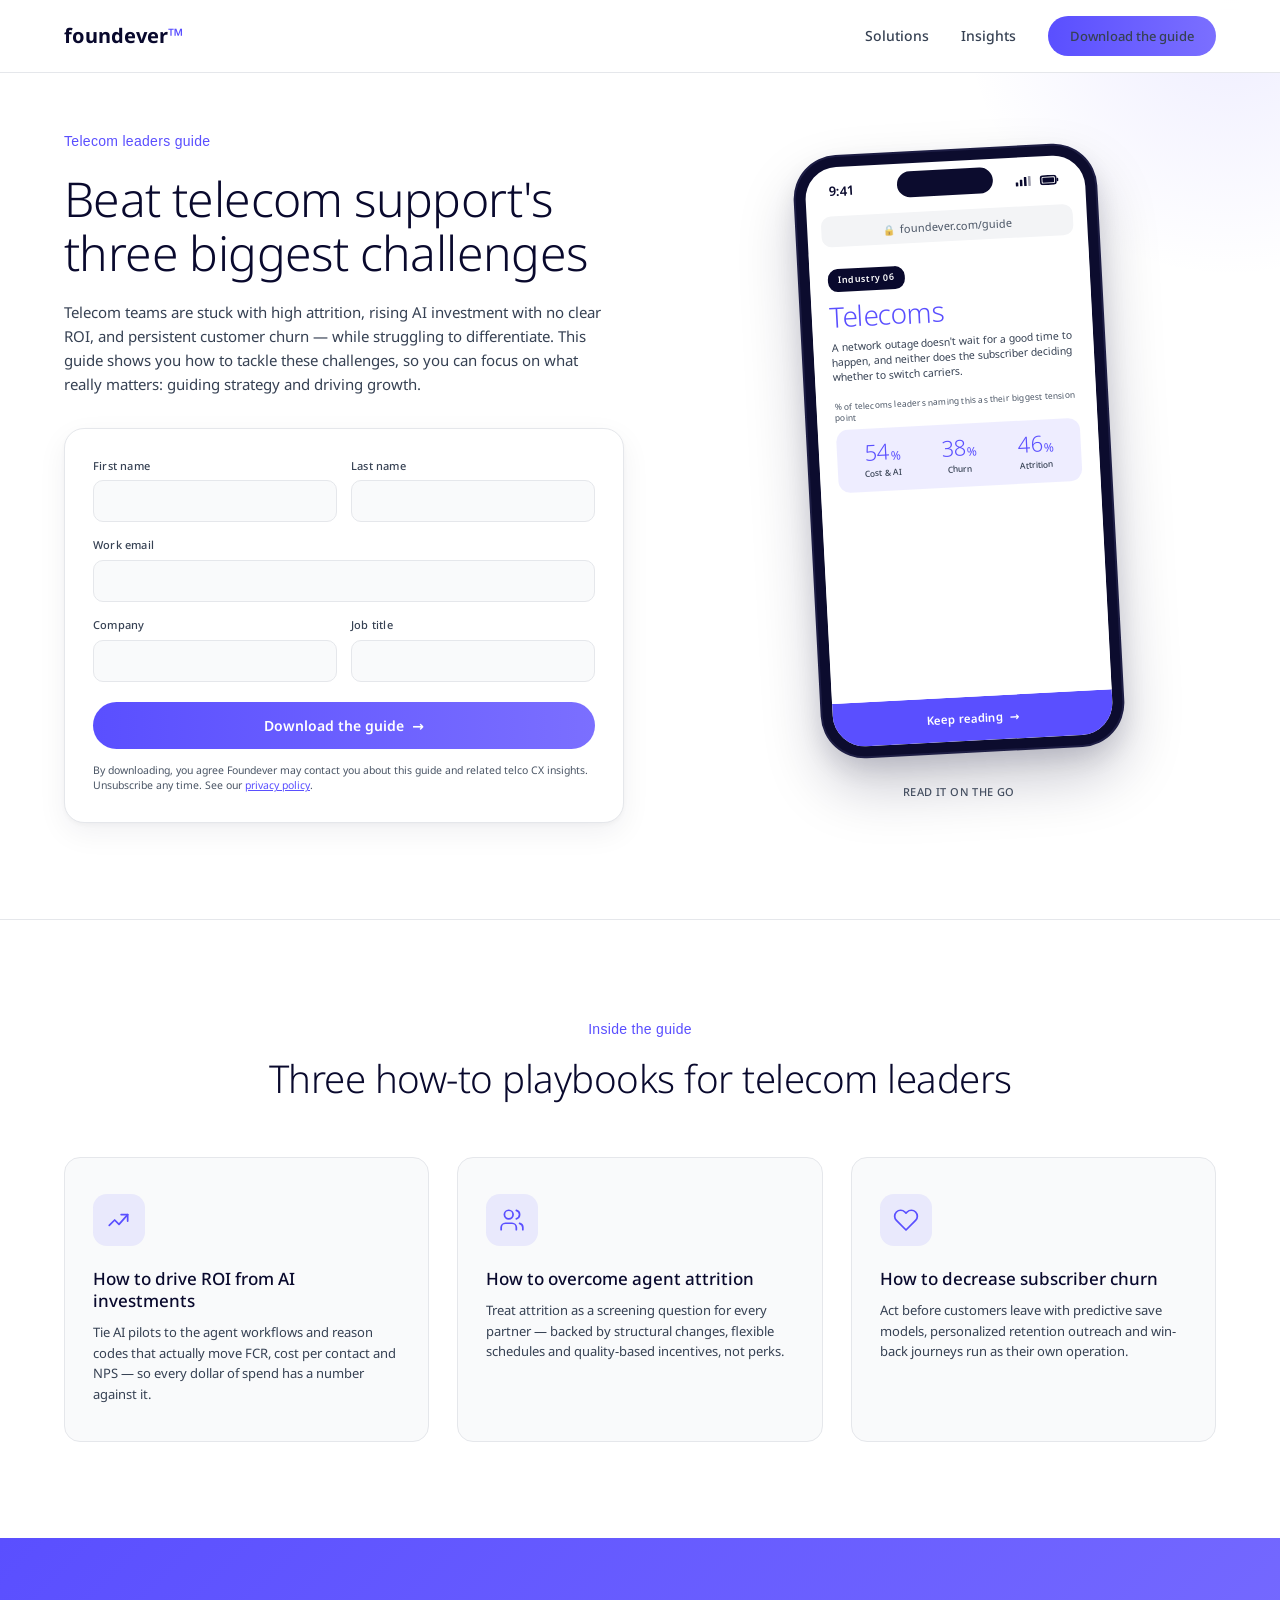
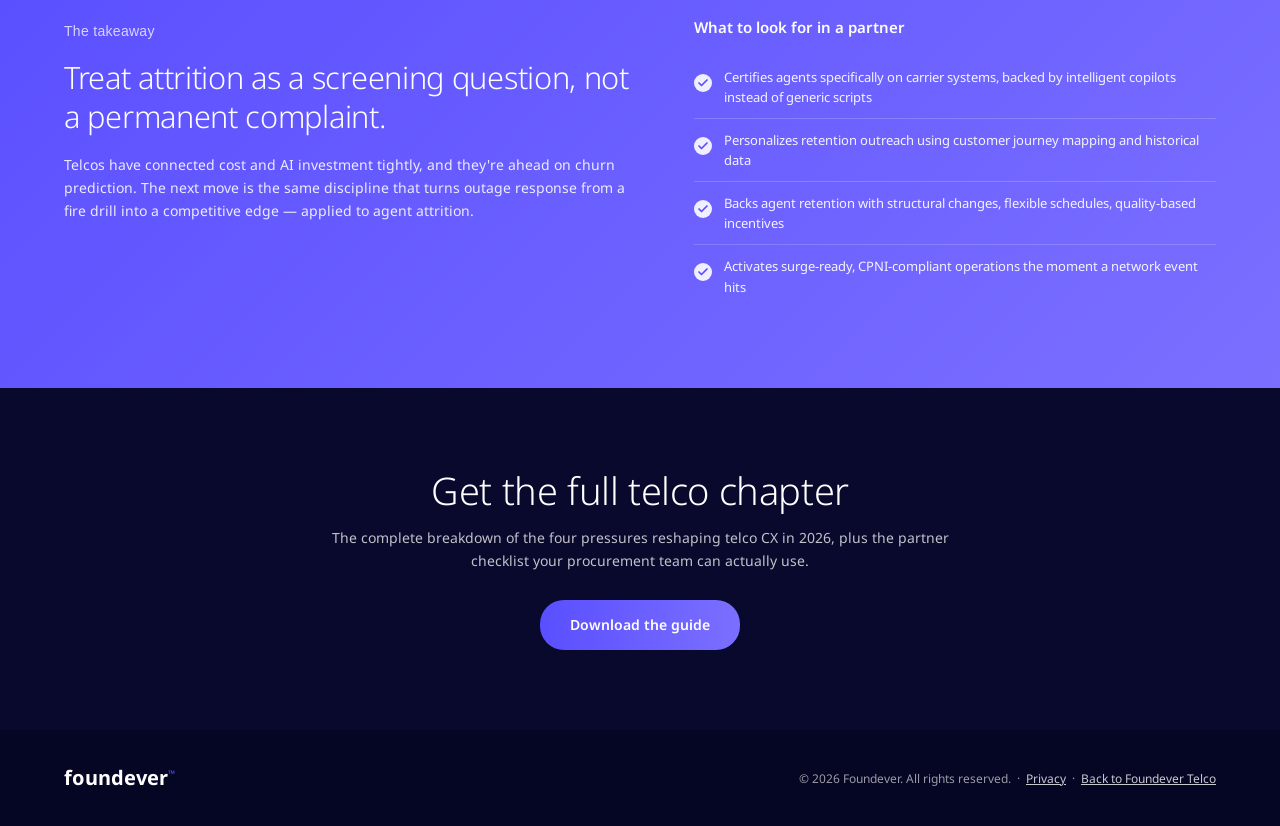
<file: guide/index.html>
<!DOCTYPE html>
<html lang="en">
<head>
  <meta charset="UTF-8">
  <meta name="viewport" content="width=device-width, initial-scale=1.0">
  <title>The CX Complexity Guide: Telecoms | Foundever</title>
  <meta name="description" content="Download the telecoms chapter of the Foundever CX Complexity Guide — the cost, AI, churn and attrition pressures hiding in plain sight, and what to look for in a CX partner.">

  <link rel="preconnect" href="https://fonts.googleapis.com">
  <link rel="preconnect" href="https://fonts.gstatic.com" crossorigin>
  <link href="https://fonts.googleapis.com/css2?family=Noto+Sans:wght@300;400;500;600;700;800;900&display=swap" rel="stylesheet">
  <link rel="stylesheet" href="../styles.css?v=22">
  <link rel="stylesheet" href="guide.css?v=4">
</head>
<body class="guide-page">

  <!-- Header -->
  <header class="site-header">
    <div class="container">
      <div class="logo"><a href="../">foundever<span>&trade;</span></a></div>
      <nav class="nav-links">
        <a href="../#solutions">Solutions</a>
        <a href="../#insights">Insights</a>
        <a href="#form" class="btn btn-primary" style="padding:10px 22px; font-size:13px;">Download the guide</a>
      </nav>
    </div>
  </header>

  <!-- Hero: split (text + form left, cover right) -->
  <section class="guide-hero">
    <div class="container">
      <div class="guide-hero-grid">

        <div class="guide-hero-text">
          <span class="eyebrow">Telecom leaders guide</span>
          <h1>Beat telecom support's three biggest challenges</h1>
          <p class="guide-hero-lede">Telecom teams are stuck with high attrition, rising AI investment with no clear ROI, and persistent customer churn &mdash; while struggling to differentiate. This guide shows you how to tackle these challenges, so you can focus on what really matters: guiding strategy and driving growth.</p>

          <form id="form" class="guide-form" onsubmit="return window.handleGuideSubmit(event);">
            <div class="guide-form-row">
              <label>
                <span>First name</span>
                <input type="text" name="first_name" required autocomplete="given-name">
              </label>
              <label>
                <span>Last name</span>
                <input type="text" name="last_name" required autocomplete="family-name">
              </label>
            </div>
            <label>
              <span>Work email</span>
              <input type="email" name="email" required autocomplete="email">
            </label>
            <div class="guide-form-row">
              <label>
                <span>Company</span>
                <input type="text" name="company" required autocomplete="organization">
              </label>
              <label>
                <span>Job title</span>
                <input type="text" name="title" autocomplete="organization-title">
              </label>
            </div>
            <button type="submit" class="btn btn-primary guide-submit">
              Download the guide
              <span class="guide-submit-arrow">&rarr;</span>
            </button>
            <p class="guide-consent">By downloading, you agree Foundever may contact you about this guide and related telco CX insights. Unsubscribe any time. See our <a href="https://foundever.com/privacy-policy/" target="_blank" rel="noopener">privacy policy</a>.</p>
          </form>

        </div>

        <aside class="guide-preview" aria-hidden="true">
          <div class="guide-phone">
            <div class="guide-phone-notch"></div>
            <div class="guide-phone-screen">
              <div class="guide-phone-statusbar">
                <span class="guide-phone-time">9:41</span>
                <span class="guide-phone-icons">
                  <svg viewBox="0 0 20 12" width="18" height="10" fill="currentColor"><rect x="0" y="7" width="3" height="5" rx="0.5"/><rect x="5" y="4" width="3" height="8" rx="0.5"/><rect x="10" y="1" width="3" height="11" rx="0.5"/><rect x="15" y="0" width="3" height="12" rx="0.5" fill-opacity="0.4"/></svg>
                  <svg viewBox="0 0 24 12" width="22" height="10" fill="none" stroke="currentColor" stroke-width="2"><rect x="1" y="1" width="18" height="10" rx="2.5"/><rect x="3" y="3" width="14" height="6" rx="1" fill="currentColor" stroke="none"/><rect x="20" y="4" width="2" height="4" rx="1" fill="currentColor" stroke="none"/></svg>
                </span>
              </div>
              <div class="guide-phone-urlbar">
                <span class="guide-phone-lock">&#128274;</span>
                foundever.com/guide
              </div>
              <div class="guide-phone-page">
                <div class="guide-phone-tag">Industry 06</div>
                <div class="guide-phone-title">Telecoms</div>
                <p class="guide-phone-dek">A network outage doesn't wait for a good time to happen, and neither does the subscriber deciding whether to switch carriers.</p>
                <div class="guide-phone-stats-head">% of telecoms leaders naming this as their biggest tension point</div>
                <div class="guide-phone-stats">
                  <div class="guide-phone-stat">
                    <div class="guide-phone-stat-num">54<span>%</span></div>
                    <div class="guide-phone-stat-lbl">Cost &amp; AI</div>
                  </div>
                  <div class="guide-phone-stat">
                    <div class="guide-phone-stat-num">38<span>%</span></div>
                    <div class="guide-phone-stat-lbl">Churn</div>
                  </div>
                  <div class="guide-phone-stat">
                    <div class="guide-phone-stat-num">46<span>%</span></div>
                    <div class="guide-phone-stat-lbl">Attrition</div>
                  </div>
                </div>
                <div class="guide-phone-fade"></div>
              </div>
              <div class="guide-phone-cta">Keep reading <span>&rarr;</span></div>
            </div>
          </div>
          <div class="guide-preview-caption">Read it on the go</div>
        </aside>

      </div>
    </div>
  </section>

  <!-- Inside the guide -->
  <section class="guide-inside">
    <div class="container">
      <div class="guide-inside-head">
        <span class="eyebrow">Inside the guide</span>
        <h2>Three how-to playbooks for telecom leaders</h2>
      </div>
      <div class="guide-inside-grid">

        <article class="guide-pillar">
          <div class="guide-pillar-icon" aria-hidden="true">
            <svg viewBox="0 0 24 24" fill="none" stroke="currentColor" stroke-width="1.6" stroke-linecap="round" stroke-linejoin="round">
              <path d="M3 17l5-5 4 4 8-9"/>
              <polyline points="14 7 20 7 20 13"/>
            </svg>
          </div>
          <h3>How to drive ROI from AI investments</h3>
          <p>Tie AI pilots to the agent workflows and reason codes that actually move FCR, cost per contact and NPS &mdash; so every dollar of spend has a number against it.</p>
        </article>

        <article class="guide-pillar">
          <div class="guide-pillar-icon" aria-hidden="true">
            <svg viewBox="0 0 24 24" fill="none" stroke="currentColor" stroke-width="1.6" stroke-linecap="round" stroke-linejoin="round">
              <path d="M16 21v-2a4 4 0 0 0-4-4H6a4 4 0 0 0-4 4v2"/>
              <circle cx="9" cy="7" r="4"/>
              <path d="M22 21v-2a4 4 0 0 0-3-3.87"/>
              <path d="M16 3.13a4 4 0 0 1 0 7.75"/>
            </svg>
          </div>
          <h3>How to overcome agent attrition</h3>
          <p>Treat attrition as a screening question for every partner &mdash; backed by structural changes, flexible schedules and quality-based incentives, not perks.</p>
        </article>

        <article class="guide-pillar">
          <div class="guide-pillar-icon" aria-hidden="true">
            <svg viewBox="0 0 24 24" fill="none" stroke="currentColor" stroke-width="1.6" stroke-linecap="round" stroke-linejoin="round">
              <path d="M20.84 4.61a5.5 5.5 0 0 0-7.78 0L12 5.67l-1.06-1.06a5.5 5.5 0 1 0-7.78 7.78L12 21.23l8.84-8.84a5.5 5.5 0 0 0 0-7.78z"/>
            </svg>
          </div>
          <h3>How to decrease subscriber churn</h3>
          <p>Act before customers leave with predictive save models, personalized retention outreach and win-back journeys run as their own operation.</p>
        </article>

      </div>
    </div>
  </section>

  <!-- Takeaway -->
  <section class="guide-takeaway">
    <div class="container">
      <div class="guide-takeaway-grid">

        <div class="guide-takeaway-left">
          <span class="eyebrow">The takeaway</span>
          <h2>Treat attrition as a screening question, not a permanent complaint.</h2>
          <p>Telcos have connected cost and AI investment tightly, and they're ahead on churn prediction. The next move is the same discipline that turns outage response from a fire drill into a competitive edge &mdash; applied to agent attrition.</p>
        </div>

        <div class="guide-takeaway-right">
          <h3>What to look for in a partner</h3>
          <ul class="guide-check-list">
            <li>Certifies agents specifically on carrier systems, backed by intelligent copilots instead of generic scripts</li>
            <li>Personalizes retention outreach using customer journey mapping and historical data</li>
            <li>Backs agent retention with structural changes, flexible schedules, quality-based incentives</li>
            <li>Activates surge-ready, CPNI-compliant operations the moment a network event hits</li>
          </ul>
        </div>

      </div>
    </div>
  </section>

  <!-- Final CTA -->
  <section class="guide-final-cta">
    <div class="container">
      <div class="guide-final-cta-inner">
        <h2>Get the full telco chapter</h2>
        <p>The complete breakdown of the four pressures reshaping telco CX in 2026, plus the partner checklist your procurement team can actually use.</p>
        <a href="#form" class="btn btn-primary guide-final-btn">Download the guide</a>
      </div>
    </div>
  </section>

  <footer class="guide-footer">
    <div class="container">
      <div class="logo">foundever<span>&trade;</span></div>
      <p>&copy; 2026 Foundever. All rights reserved. &nbsp;&middot;&nbsp; <a href="https://foundever.com/privacy-policy/" target="_blank" rel="noopener">Privacy</a> &nbsp;&middot;&nbsp; <a href="../">Back to Foundever Telco</a></p>
    </div>
  </footer>

  <script>
    // Placeholder submit handler. Replace with real capture (HubSpot, Formspree, etc.)
    // when the lead-capture endpoint is ready.
    window.handleGuideSubmit = function(e){
      e.preventDefault();
      var form = e.target;
      var btn = form.querySelector('.guide-submit');
      btn.disabled = true;
      btn.textContent = 'Preparing your download...';
      setTimeout(function(){
        // Trigger PDF download. Swap the path below for the real asset once it's uploaded.
        var a = document.createElement('a');
        a.href = '../assets/foundever-telco-cx-complexity-guide.pdf';
        a.download = 'Foundever-Telco-CX-Complexity-Guide.pdf';
        document.body.appendChild(a);
        a.click();
        a.remove();
        btn.textContent = 'Downloaded ✓';
        setTimeout(function(){
          btn.disabled = false;
          btn.innerHTML = 'Download the guide <span class="guide-submit-arrow">&rarr;</span>';
        }, 2500);
      }, 400);
      return false;
    };

    // Smooth scroll for in-page anchors
    document.querySelectorAll('a[href^="#"]').forEach(function(link){
      link.addEventListener('click', function(e){
        var t = document.querySelector(link.getAttribute('href'));
        if (t) { e.preventDefault(); t.scrollIntoView({behavior:'smooth', block:'start'}); }
      });
    });
  </script>

</body>
</html>
</file>
<file: styles.css>
/* ===== TOKENS ===== */
:root {
  --dark-navy: #09092D;
  --dark-navy-mid: #1A1E3F;
  --purple: #5A4FFF;
  --purple-light: #7B6FFF;
  --purple-bg: rgba(90, 79, 255, 0.1);
  --gray-bg: #F3F4F6;
  --gray-bg-alt: #F9FAFB;
  --gray-medium: #E5E7EB;
  --gray-text: #364153;
  --gray-icon: #4A5565;
  --white: #FFFFFF;
  --radius-card: 16px;
  --radius-btn: 24px;
  --radius-tag: 20px;
  --shadow-card: 0 4px 6px rgba(0,0,0,0.07), 0 10px 15px rgba(0,0,0,0.05);
  --max-width: 996px;
  --font: 'Foundever Sans', 'Noto Sans', 'Calibri', system-ui, -apple-system, sans-serif;
}

/* ===== RESET & BASE ===== */
*, *::before, *::after { box-sizing: border-box; margin: 0; padding: 0; }

html { scroll-behavior: smooth; }

body {
  font-family: var(--font);
  font-size: 16px;
  line-height: 1.6;
  color: var(--gray-text);
  background: var(--white);
  -webkit-font-smoothing: antialiased;
}

img { max-width: 100%; display: block; }
a { color: inherit; text-decoration: none; }
ul { list-style: none; }

.container {
  max-width: var(--max-width);
  margin: 0 auto;
  padding: 0 24px;
}

/* ===== TYPOGRAPHY ===== */
.eyebrow {
  display: inline-block;
  font-family: 'Avenir', 'Avenir Next', 'Nunito', sans-serif;
  font-size: 14px;
  font-weight: 400;
  letter-spacing: 0.3px;
  color: var(--purple);
  margin-bottom: 16px;
  border: none !important;
  background: none !important;
  padding: 0 !important;
  border-radius: 0 !important;
}

h1 { font-size: 44px; font-weight: 800; line-height: 1.1; letter-spacing: -0.5px; }
h2 { font-size: 34px; font-weight: 700; line-height: 1.2; letter-spacing: -0.3px; }
h3 { font-size: 22px; font-weight: 700; line-height: 1.3; }
h4 { font-size: 18px; font-weight: 700; line-height: 1.4; }

.accent {
  background: linear-gradient(90deg, var(--purple), var(--purple-light));
  -webkit-background-clip: text;
  -webkit-text-fill-color: transparent;
  background-clip: text;
}

.placeholder {
  background: rgba(255, 220, 50, 0.25);
  padding: 0 4px;
  border-radius: 3px;
}

/* ===== BUTTONS ===== */
.btn {
  display: inline-flex;
  align-items: center;
  gap: 8px;
  font-family: var(--font);
  font-size: 15px;
  font-weight: 600;
  border: none;
  border-radius: var(--radius-btn);
  padding: 14px 28px;
  cursor: pointer;
  transition: opacity 0.2s, transform 0.2s;
}
.btn:hover { opacity: 0.9; transform: translateY(-1px); }

.btn-primary {
  background: linear-gradient(90deg, var(--purple), var(--purple-light));
  color: var(--white);
}

.btn-outline {
  background: transparent;
  color: var(--white);
  border: 1.5px solid var(--white);
}

.btn-ghost {
  background: rgba(255,255,255,0.08);
  color: var(--white);
  border: 1.5px solid rgba(255,255,255,0.18);
  backdrop-filter: blur(6px);
}
.btn-ghost:hover {
  background: rgba(255,255,255,0.14);
  border-color: rgba(255,255,255,0.3);
  opacity: 1;
}

.hero-cta-group {
  display: flex;
  align-items: center;
  gap: 12px;
  flex-wrap: wrap;
}

.btn-outline-dark {
  background: transparent;
  color: var(--gray-text);
  border: 1.5px solid var(--gray-medium);
}

/* Dark-fill pill (Let's talk on dark or light bg) */
.btn-dark {
  background: var(--dark-navy);
  color: var(--white);
  border: 1px solid rgba(255,255,255,0.10);
  padding: 12px 24px;
  font-size: 14px;
}
.btn-dark:hover { background: var(--dark-navy-mid); opacity: 1; }

.btn .arrow { transition: transform 0.2s; }
.btn:hover .arrow { transform: translateX(3px); }

/* ===== HEADER / NAV ===== */
.site-header {
  position: fixed;
  top: 0;
  left: 0;
  right: 0;
  z-index: 100;
  height: 73px;
  background: rgba(255,255,255,0.95);
  backdrop-filter: blur(12px);
  border-bottom: 1px solid var(--gray-medium);
  display: flex;
  align-items: center;
}

.site-header .container {
  display: flex;
  align-items: center;
  justify-content: space-between;
  width: 100%;
}

.logo {
  font-size: 20px;
  font-weight: 700;
  color: var(--dark-navy);
}

.logo span { color: var(--purple); }

.nav-links {
  display: flex;
  gap: 32px;
  align-items: center;
}

.nav-links a {
  font-size: 14px;
  font-weight: 500;
  color: var(--gray-text);
  transition: color 0.2s;
}
.nav-links a:hover { color: var(--purple); }

/* ===== HERO ===== */
.hero {
  position: relative;
  min-height: 620px;
  height: 80vh;
  max-height: 780px;
  display: flex;
  align-items: center;
  overflow: hidden;
  border-radius: 0;
  padding: 120px 0 80px;
}

/* Full-bleed background image */
.hero-bg {
  position: absolute;
  inset: 0;
  z-index: 0;
}

.hero-bg img {
  width: 100%;
  height: 100%;
  object-fit: cover;
  object-position: center center;
  display: block;
}

/* Gradient overlay — dark left, transparent right */
.hero-overlay {
  position: absolute;
  inset: 0;
  background: linear-gradient(
    90deg,
    rgba(9, 9, 45, 0.92) 0%,
    rgba(9, 9, 45, 0.75) 45%,
    rgba(9, 9, 45, 0.2) 100%
  );
}

.hero-content {
  position: relative;
  z-index: 1;
  max-width: 560px;
  margin-left: 0;
}

.hero .container {
  width: 100%;
  max-width: 1100px;
  margin-left: auto;
  margin-right: auto;
}

.hero .eyebrow {
  color: var(--purple-light);
  margin-bottom: 20px;
}

.hero-eyebrow {
  color: rgba(255,255,255,0.75) !important;
}

.hero-heading-block {
  display: block;
  margin-bottom: 24px;
}

.hero h1 {
  color: var(--white);
  font-size: clamp(36px, 5vw, 56px);
  font-weight: 800;
  line-height: 1.05;
  margin-bottom: 0;
  letter-spacing: -1px;
}

.hero-h2 {
  color: rgba(255,255,255,0.7);
  font-size: clamp(24px, 3vw, 36px);
  font-weight: 400;
  line-height: 1.15;
  margin-bottom: 24px;
  letter-spacing: -0.5px;
}

.hero p {
  color: rgba(255,255,255,0.7);
  font-size: 17px;
  margin-bottom: 36px;
  line-height: 1.7;
  max-width: 480px;
}

/* Hero microcopy below CTA */
.hero-microcopy {
  margin-top: 12px;
  font-size: 10px;
  line-height: 1.5;
  color: rgba(255,255,255,0.22);
  letter-spacing: 0.02em;
  white-space: nowrap;
  transform: scale(0.65);
  transform-origin: left center;
}

/* ===== ROLLING BAR ===== */
.rolling-bar {
  background: var(--gray-bg);
  padding: 14px 0;
  overflow: hidden;
  border-bottom: 1px solid var(--gray-medium);
}

.rolling-bar-track {
  display: flex;
  gap: 0;
  width: max-content;
  animation: marquee 30s linear infinite;
}

.rolling-bar-track:hover { animation-play-state: paused; }

.rolling-bar-item {
  white-space: nowrap;
  font-size: 13px;
  font-weight: 600;
  color: var(--gray-text);
  padding: 0 24px;
  text-transform: uppercase;
  letter-spacing: 0.5px;
}

.rolling-bar-item .separator {
  color: var(--purple);
  margin-right: 24px;
}

@keyframes marquee {
  0% { transform: translateX(0); }
  100% { transform: translateX(-50%); }
}

/* ===== INSURANCE STATS (combined: use cases + scale proof) ===== */
.insurance-stats {
  background: var(--dark-navy);
  padding: 80px 0;
  color: var(--white);
}

.insurance-stats .container {
  max-width: 1100px;
}

/* Top zone: headline + 3 big scale stats in a 4-col grid */
.istats-top {
  display: grid;
  grid-template-columns: 1.3fr 1fr 1fr 1fr;
  gap: 40px;
  align-items: start;
  margin-bottom: 48px;
}

.istats-headline {
  font-size: clamp(24px, 2.6vw, 32px);
  font-weight: 300;
  line-height: 1.2;
  letter-spacing: -0.3px;
  color: var(--white);
  max-width: 360px;
}

.istats-scale-num {
  font-size: clamp(56px, 6vw, 80px);
  font-weight: 300;
  line-height: 1;
  letter-spacing: -2px;
  color: var(--purple-light);
  margin-bottom: 14px;
}

.istats-scale-lbl {
  font-size: 15px;
  line-height: 1.5;
  font-weight: 400;
  color: rgba(255,255,255,0.7);
  max-width: 220px;
}

/* Divider between top and bottom */
.istats-divider {
  height: 1px;
  background: rgba(255,255,255,0.15);
  margin: 0 0 48px;
}

/* Bottom zone: 4 outcome stats, number-left + label-right */
.istats-outcomes {
  display: grid;
  grid-template-columns: repeat(3, 1fr);
  gap: 32px;
  margin-bottom: 48px;
}

.istats-outcome {
  display: flex;
  align-items: flex-start;
  gap: 14px;
}

.istats-outcome-num {
  font-size: clamp(34px, 3.4vw, 44px);
  font-weight: 300;
  line-height: 1;
  letter-spacing: -2px;
  color: var(--purple-light);
  flex-shrink: 0;
  white-space: nowrap;
}

.istats-outcome-lbl {
  font-size: 13px;
  line-height: 1.5;
  font-weight: 400;
  color: rgba(255,255,255,0.7);
}

.insurance-stats .stats-cta {
  text-align: center;
  margin-top: 0;
}

.stats-cta {
  text-align: center;
  margin-top: 36px;
}

@media (max-width: 768px) {
  .istats-top {
    grid-template-columns: 1fr;
    gap: 32px;
  }
  .istats-headline { max-width: none; }
  .istats-outcomes {
    grid-template-columns: repeat(2, 1fr);
    gap: 28px 20px;
  }
}

/* ===== SOLUTIONS ===== */
.solutions {
  padding: 80px 0;
  background: var(--white);
  overflow: hidden;
}

.solutions-header {
  margin-bottom: 20px;
  text-align: center;
}

.solutions-header .eyebrow { margin-bottom: 12px; }

.solutions-header h2 {
  color: var(--dark-navy);
  margin-bottom: 8px;
  max-width: 100%;
  white-space: nowrap;
}

.solutions-header p {
  color: var(--gray-text);
  font-size: 15px;
  white-space: nowrap;
  max-width: none;
  line-height: 1.6;
}

/* -- Underline Tab Navigation -- */
.sol-tabs-wrapper {
  margin-bottom: 28px;
}

.sol-bar {
  display: flex;
  gap: 0;
  overflow-x: auto;
  -ms-overflow-style: none;
  scrollbar-width: none;
  border-bottom: 1px solid rgba(0,0,0,0.1);
}
.sol-bar::-webkit-scrollbar { display: none; }

.sol-bar-item {
  flex: 1;
  display: flex;
  align-items: center;
  justify-content: center;
  padding: 12px 22px;
  background: none;
  border: none;
  border-bottom: 2px solid transparent;
  margin-bottom: -1px;
  cursor: pointer;
  transition: all 0.2s ease;
  white-space: nowrap;
  font-family: var(--font);
  font-size: 14px;
  font-weight: 500;
  color: rgba(9, 9, 45, 0.4);
}

.sol-bar-item:hover { color: var(--dark-navy); }

.sol-bar-item.active {
  color: var(--dark-navy);
  font-weight: 600;
  border-bottom-color: var(--purple);
}

.sol-bar-item:first-child { padding-left: 28px; }

/* -- Cards: photo LEFT, content RIGHT -- */
.sol-card {
  display: none;
  grid-template-columns: 400px 1fr;
  background: var(--dark-navy);
  border-radius: 20px;
  overflow: hidden;
  min-height: 420px;
  animation: solCardIn 0.25s ease forwards;
}
.sol-card.visible { display: grid; }

@keyframes solCardIn {
  from { opacity: 0; transform: translateY(6px); }
  to   { opacity: 1; transform: translateY(0); }
}

/* Left — photo */
.sol-card-photo {
  position: relative;
  overflow: hidden;
  min-height: 420px;
  background: var(--dark-navy);
}

.sol-card-photo img {
  width: 100%;
  height: 100%;
  object-fit: cover;
  object-position: center top;
  display: block;
}

/* Right — content */
.sol-card-content {
  padding: 44px;
  display: flex;
  flex-direction: column;
  justify-content: space-between;
}

.sol-card-eyebrow {
  display: inline-block;
  font-family: 'Avenir', 'Avenir Next', 'Nunito', sans-serif;
  font-size: 13px;
  font-weight: 400;
  color: rgba(255,255,255,0.5);
  letter-spacing: 0.3px;
  margin-bottom: 14px;
  border: none;
  background: none;
  padding: 0;
  border-radius: 0;
  text-transform: none;
}

.sol-card-title {
  font-size: 21px;
  font-weight: 700;
  color: var(--white);
  font-family: var(--font);
  margin-bottom: 10px;
  line-height: 1.25;
}

.sol-card-desc {
  font-size: 13.5px;
  color: rgba(255,255,255,0.45);
  line-height: 1.7;
  margin-bottom: 28px;
  font-family: var(--font);
}

/* Pill tags */
.sol-pills-wrap {
  display: flex;
  flex-wrap: wrap;
  gap: 8px;
  margin-bottom: 36px;
}

.sol-pill {
  display: inline-flex;
  align-items: center;
  padding: 7px 15px;
  border-radius: 100px;
  background: rgba(255,255,255,0.06);
  border: 1px solid rgba(255,255,255,0.1);
  font-size: 12.5px;
  font-family: var(--font);
  color: rgba(255,255,255,0.7);
  white-space: nowrap;
  transition: background 0.15s, border-color 0.15s, color 0.15s;
}
.sol-pill:hover {
  background: rgba(90,79,255,0.25);
  border-color: rgba(90,79,255,0.5);
  color: var(--white);
}

/* CTA */
.sol-card-cta {
  display: inline-flex;
  align-items: center;
  gap: 8px;
  padding: 11px 24px;
  border-radius: 100px;
  border: 1.5px solid rgba(255,255,255,0.35);
  background: transparent;
  color: var(--white);
  font-size: 14px;
  font-weight: 600;
  font-family: var(--font);
  text-decoration: none;
  align-self: flex-start;
  transition: border-color 0.2s, gap 0.2s;
}
.sol-card-cta:hover {
  border-color: rgba(255,255,255,0.7);
  gap: 12px;
}

/* Responsive */
@media (max-width: 900px) {
  .sol-card, .sol-card.visible { grid-template-columns: 1fr; display: flex; flex-direction: column; }
  .sol-card-photo { min-height: 220px; }
  .sol-card-content { padding: 32px 24px; }
}

/* ===== CASE STUDY / BETTER BY DESIGN ===== */
.case-study {
  background: linear-gradient(135deg, var(--dark-navy) 0%, var(--dark-navy-mid) 50%, var(--dark-navy) 100%);
  padding: 60px 0;
  overflow: hidden;
  position: relative;
}

.case-study .hero-circle-1 {
  width: 400px;
  height: 400px;
  top: auto;
  bottom: -100px;
  left: -100px;
}

.case-study .hero-circle-2 {
  width: 500px;
  height: 500px;
  top: -150px;
  right: -100px;
}

.case-study-inner {
  position: relative;
  z-index: 1;
  display: grid;
  grid-template-columns: 1fr 1fr;
  gap: 60px;
  align-items: center;
}

.case-study-eyebrow {
  display: inline-block;
  font-family: 'Avenir', 'Avenir Next', 'Nunito', sans-serif;
  font-size: 14px;
  font-weight: 400;
  letter-spacing: 0.3px;
  color: rgba(255,255,255,0.7);
  margin-bottom: 14px;
}

.case-study-text h2 {
  color: var(--white);
  margin-bottom: 16px;
}

.case-study-text p {
  color: rgba(255,255,255,0.7);
  font-size: 16px;
  margin-bottom: 28px;
  line-height: 1.7;
}

.case-study-eyebrow--results {
  display: inline-block;
  margin: 4px 0 18px;
  padding: 6px 14px;
  background: rgba(0, 0, 0, 0.05);
  border-radius: 999px;
  text-transform: uppercase;
  font-size: 11px;
  letter-spacing: 1.4px;
  font-weight: 600;
  color: rgba(26, 29, 58, 0.7);
}

.case-results {
  display: grid;
  grid-template-columns: repeat(3, 1fr);
  gap: 32px 28px;
  margin: 8px 0 36px;
}

.case-result-num {
  font-size: clamp(36px, 4vw, 48px);
  font-weight: 600;
  line-height: 1;
  letter-spacing: -1.5px;
  color: var(--purple-light);
  margin-bottom: 8px;
}

.case-result-lbl {
  font-size: 14px;
  color: rgba(255, 255, 255, 0.7);
  line-height: 1.4;
}

.case-study.case-study--light .case-result-num {
  color: var(--purple-light);
}

@media (max-width: 600px) {
  .case-results { grid-template-columns: repeat(2, 1fr); }
}

.case-study.case-study--light .case-result-lbl {
  color: var(--gray-text);
}

.case-study-image {
  background: linear-gradient(135deg, rgba(90,79,255,0.2), rgba(123,111,255,0.1));
  border-radius: var(--radius-card);
  height: 320px;
  display: flex;
  align-items: center;
  justify-content: center;
  border: 1px solid rgba(255,255,255,0.1);
}

.case-study-image span {
  color: rgba(255,255,255,0.3);
  font-size: 14px;
}

/* Light variant: gray bg, dark text, no decorative circles */
.case-study.case-study--light {
  background: var(--gray-bg);
  padding: 100px 0;
}
.case-study.case-study--light .case-study-text h2 {
  color: var(--purple-light);
  font-size: clamp(32px, 3.4vw, 44px);
  font-weight: 700;
  line-height: 1.15;
}
.case-study.case-study--light .case-study-text p { color: var(--gray-text); }
.case-study.case-study--light .case-study-image {
  background: transparent;
  border: none;
  height: 420px;
  border-radius: 60% 40% 55% 45% / 45% 55% 45% 55%;
  overflow: hidden;
}
.case-study.case-study--light .case-study-image img {
  border-radius: 0 !important;
}

/* Green CTA used inside the case study */
.case-study .btn-success {
  display: inline-flex;
  align-items: center;
  gap: 8px;
  padding: 14px 26px;
  background: #8af0bf;
  color: #1a1d3a;
  font-weight: 600;
  font-size: 15px;
  border-radius: 999px;
  border: none;
  text-decoration: none;
  transition: background 0.2s, transform 0.1s;
}
.case-study .btn-success:hover { background: #6fe7ad; }
.case-study .btn-success:active { transform: translateY(1px); }
.case-study .btn-success .arrow { transition: transform 0.2s; }
.case-study .btn-success:hover .arrow { transform: translateX(3px); }

/* ===== MID-PAGE CTA (drives to Gap Map assessment) ===== */
.cta-mid {
  background: var(--dark-navy);
  padding: 56px 0;
  position: relative;
  overflow: hidden;
}
.cta-mid-inner {
  max-width: 720px;
  margin: 0 auto;
  text-align: center;
  position: relative;
  z-index: 1;
}
.cta-mid-btn {
  display: inline-flex;
  align-items: center;
  gap: 8px;
}
.cta-mid-btn .arrow { transition: transform 0.2s; }
.cta-mid-btn:hover .arrow { transform: translateX(3px); }
@media (max-width: 640px) {
  .cta-mid { padding: 44px 0; }
}

/* ===== WHY FOUNDEVER ===== */
.why-foundever {
  background: var(--white);
  padding: 48px 0 96px;
}
.why-foundever .eyebrow {
  display: block;
  margin-bottom: 14px;
  letter-spacing: 1.2px;
  text-align: center;
}
.why-foundever-title {
  font-size: clamp(28px, 3vw, 40px);
  font-weight: 700;
  color: var(--dark-navy);
  line-height: 1.2;
  letter-spacing: -0.3px;
  max-width: 760px;
  margin: 0 auto 56px;
  text-align: center;
}
.why-grid {
  display: grid;
  grid-template-columns: repeat(3, 1fr);
  gap: 48px;
}
.why-pillar {
  display: flex;
  flex-direction: column;
  padding: 0;
  background: transparent;
  border: none;
  border-radius: 0;
  text-align: left;
  cursor: pointer;
  font-family: inherit;
  align-self: start;
}
.why-pillar-icon {
  width: 48px;
  height: 48px;
  display: block;
  margin: 0 auto 24px;
  color: var(--dark-navy);
}
.why-pillar-head {
  display: flex;
  justify-content: space-between;
  align-items: flex-start;
  gap: 16px;
  border-top: 2px solid var(--purple);
  padding-top: 20px;
}
.why-pillar-title {
  display: block;
  font-size: clamp(18px, 1.8vw, 22px);
  font-weight: 700;
  color: var(--dark-navy);
  line-height: 1.3;
  flex: 1;
}
.why-pillar-toggle {
  font-size: 28px;
  font-weight: 300;
  color: var(--purple);
  line-height: 1;
  margin-top: 2px;
  transition: transform 0.25s ease;
}
.why-pillar[aria-expanded="true"] .why-pillar-toggle {
  transform: rotate(45deg);
}
.why-pillar-desc {
  max-height: 0;
  overflow: hidden;
  opacity: 0;
  font-size: 16px;
  color: var(--gray-text);
  line-height: 1.6;
  transition: max-height 0.35s ease, opacity 0.3s ease, margin-top 0.3s ease;
}
.why-pillar[aria-expanded="true"] .why-pillar-desc {
  max-height: 220px;
  opacity: 1;
  margin-top: 14px;
}
.why-pillar:focus-visible {
  outline: 2px solid var(--purple-light);
  outline-offset: 4px;
}

@media (max-width: 768px) {
  .why-foundever { padding: 56px 0; }
  .why-grid { grid-template-columns: 1fr; gap: 28px; }
}

/* ===== WHO WE SERVE (photo left, accordion right) ===== */
.who-we-serve {
  background: var(--white);
  padding: 56px 0 96px;
}
.who-we-layout {
  display: grid;
  grid-template-columns: 1.2fr 1fr;
  gap: 56px;
  align-items: stretch;
}
.who-we-photo {
  border-radius: var(--radius-card);
  overflow: hidden;
  background: var(--gray-bg);
  min-height: 520px;
}
.who-we-photo img {
  width: 100%;
  height: 100%;
  object-fit: cover;
  display: block;
}
.who-we-text {
  display: flex;
  flex-direction: column;
  justify-content: center;
}
.who-we-text .eyebrow {
  display: block;
  margin-bottom: 14px;
  text-align: left;
}
.who-we-title {
  font-size: clamp(28px, 3vw, 40px);
  font-weight: 700;
  color: var(--dark-navy);
  line-height: 1.2;
  letter-spacing: -0.3px;
  margin: 0 0 32px;
}
.serve-stack {
  display: flex;
  flex-direction: column;
}
.serve-segment {
  display: flex;
  flex-direction: column;
  background: transparent;
  border: none;
  border-top: 1px solid rgba(9, 9, 45, 0.12);
  border-radius: 0;
  padding: 20px 0;
  cursor: pointer;
  font-family: inherit;
  text-align: left;
}
.serve-segment:last-child {
  border-bottom: 1px solid rgba(9, 9, 45, 0.12);
}
.serve-segment-head {
  display: flex;
  justify-content: space-between;
  align-items: flex-start;
  gap: 16px;
  border-bottom: none;
  padding-bottom: 0;
}
.serve-segment-vp {
  font-size: clamp(17px, 1.5vw, 20px);
  font-weight: 500;
  color: var(--dark-navy);
  line-height: 1.35;
  margin: 0;
  flex: 1;
}
.serve-segment-toggle {
  font-size: 26px;
  font-weight: 300;
  color: var(--purple);
  line-height: 1;
  margin-top: 2px;
  transition: transform 0.25s ease;
}
.serve-segment[aria-expanded="true"] .serve-segment-toggle {
  transform: rotate(45deg);
}
.serve-segment-body {
  max-height: 0;
  overflow: hidden;
  opacity: 0;
  transition: max-height 0.35s ease, opacity 0.3s ease, padding-top 0.3s ease;
}
.serve-segment[aria-expanded="true"] .serve-segment-body {
  max-height: 360px;
  opacity: 1;
  padding-top: 14px;
}
.serve-segment-types {
  font-size: 12.5px;
  color: rgba(9, 9, 45, 0.55);
  font-weight: 500;
  letter-spacing: 0.3px;
  line-height: 1.4;
  margin: 0 0 10px;
}
.serve-segment-num {
  font-size: 12px;
  font-weight: 500;
  color: rgba(9, 9, 45, 0.4);
  letter-spacing: 0.5px;
  align-self: flex-start;
  margin-top: 6px;
}
.serve-segment[aria-expanded="true"] {
  background: rgba(90, 79, 255, 0.04);
}
.serve-segment[aria-expanded="true"] .serve-segment-vp {
  font-weight: 600;
}
.serve-segment-services {
  font-size: 14px;
  line-height: 1.6;
  color: var(--gray-text);
  margin: 0;
}
.serve-segment:focus-visible {
  outline: 2px solid var(--purple-light);
  outline-offset: 4px;
}

@media (max-width: 900px) {
  .who-we-layout { grid-template-columns: 1fr; gap: 32px; }
  .who-we-photo { min-height: 280px; }
}
@media (max-width: 768px) {
  .who-we-serve { padding: 48px 0 64px; }
}

/* ===== INSIGHTS ===== */
.insights {
  padding: 80px 0;
  background: var(--white);
}

.insights .eyebrow { margin-bottom: 12px; }

.insights h2 {
  color: var(--dark-navy);
  margin-bottom: 48px;
}

.insights-grid {
  display: grid;
  grid-template-columns: 1fr 1fr;
  gap: 28px;
}

.insight-card {
  border: 1px solid var(--gray-medium);
  border-radius: var(--radius-card);
  overflow: hidden;
  transition: box-shadow 0.2s, transform 0.2s;
}

.insight-card:hover {
  box-shadow: var(--shadow-card);
  transform: translateY(-2px);
}

.insight-image {
  height: 180px;
  background: var(--gray-bg);
}

.insight-body {
  padding: 24px;
}

.insight-category {
  display: inline-block;
  font-size: 12px;
  font-weight: 600;
  color: var(--purple);
  background: var(--purple-bg);
  border-radius: var(--radius-tag);
  padding: 4px 12px;
  margin-bottom: 12px;
}

.insight-card h4 {
  color: var(--dark-navy);
  margin-bottom: 8px;
}

.insight-card p {
  font-size: 14px;
  color: var(--gray-icon);
  margin-bottom: 16px;
  line-height: 1.6;
}

.insight-author {
  display: flex;
  align-items: center;
  gap: 10px;
  margin-bottom: 16px;
}

.insight-avatar {
  width: 36px;
  height: 36px;
  border-radius: 50%;
  background: var(--purple-light);
  color: var(--white);
  font-size: 12px;
  font-weight: 600;
  display: flex;
  align-items: center;
  justify-content: center;
  flex-shrink: 0;
}

.insight-author-name {
  font-size: 13px;
  font-weight: 600;
  color: var(--dark-navy);
  line-height: 1.3;
}

.insight-author-role {
  font-size: 12px;
  color: var(--gray-icon);
  line-height: 1.3;
}

.insight-link {
  display: inline-flex;
  align-items: center;
  gap: 6px;
  font-size: 14px;
  font-weight: 600;
  color: var(--purple);
}
.insight-link:hover { gap: 10px; }

/* ===== FINAL CTA ===== */
.final-cta {
  background: var(--dark-navy);
  padding: 100px 0;
  text-align: center;
  position: relative;
  overflow: hidden;
}

/* Decorative outline circles */
.cta-circle {
  position: absolute;
  border-radius: 50%;
  border: 1.5px solid rgba(100, 90, 255, 0.4);
  pointer-events: none;
}
.cta-circle-1 {
  width: 580px; height: 580px;
  top: -160px; left: -60px;
}
.cta-circle-2 {
  width: 680px; height: 680px;
  top: -200px; left: 50%;
  transform: translateX(-50%);
}
.cta-circle-3 {
  width: 540px; height: 540px;
  top: -100px; right: -80px;
}

.final-cta-content {
  position: relative;
  z-index: 1;
  max-width: 600px;
  margin: 0 auto;
}

.final-cta h1 {
  color: var(--white);
  font-size: 40px;
  font-weight: 800;
  line-height: 1.1;
  letter-spacing: -0.5px;
  margin-bottom: 16px;
}

.final-cta p {
  color: rgba(255,255,255,0.6);
  margin-bottom: 36px;
  font-size: 17px;
  line-height: 1.6;
  max-width: 480px;
  margin-left: auto;
  margin-right: auto;
}

.final-cta-btns {
  display: flex;
  gap: 12px;
  justify-content: center;
  flex-wrap: wrap;
}

.btn-cta-primary {
  background: var(--white);
  color: var(--dark-navy);
  font-weight: 600;
  font-size: 15px;
  font-family: var(--font);
  padding: 14px 28px;
  border-radius: var(--radius-btn);
  border: none;
  cursor: pointer;
  display: inline-flex;
  align-items: center;
  gap: 8px;
  transition: all 0.25s ease;
  text-decoration: none;
}
.btn-cta-primary:hover {
  background: rgba(255,255,255,0.88);
  transform: translateY(-1px);
}

.btn-cta-outline {
  background: transparent;
  color: var(--white);
  font-weight: 600;
  font-size: 15px;
  font-family: var(--font);
  padding: 14px 28px;
  border-radius: var(--radius-btn);
  border: 1.5px solid rgba(255,255,255,0.35);
  display: inline-flex;
  align-items: center;
  gap: 8px;
  transition: all 0.25s ease;
  text-decoration: none;
}
.btn-cta-outline:hover {
  border-color: rgba(255,255,255,0.7);
  transform: translateY(-1px);
}

/* ===== FOOTER ===== */
.site-footer {
  background: var(--dark-navy);
  padding: 60px 0 0;
  border-top: 1px solid rgba(255,255,255,0.08);
}

.footer-top {
  display: grid;
  grid-template-columns: 1fr 2fr;
  gap: 60px;
  padding-bottom: 40px;
}

.footer-brand .logo {
  color: var(--white);
  margin-bottom: 12px;
}

.footer-tagline {
  font-size: 14px;
  color: rgba(255,255,255,0.5);
  line-height: 1.6;
  margin-bottom: 20px;
}

.social-icons {
  display: flex;
  gap: 12px;
}

.social-icon {
  width: 36px;
  height: 36px;
  border-radius: 50%;
  border: 1px solid rgba(255,255,255,0.15);
  display: flex;
  align-items: center;
  justify-content: center;
  transition: border-color 0.2s, background 0.2s;
}

.social-icon:hover {
  border-color: var(--purple);
  background: rgba(90,79,255,0.1);
}

.social-icon svg {
  width: 16px;
  height: 16px;
  color: rgba(255,255,255,0.6);
}

.footer-columns {
  display: grid;
  grid-template-columns: repeat(3, 1fr);
  gap: 32px;
}

.footer-column h4 {
  color: var(--white);
  font-size: 14px;
  font-weight: 600;
  margin-bottom: 16px;
}

.footer-column a {
  display: block;
  font-size: 13px;
  color: rgba(255,255,255,0.5);
  padding: 4px 0;
  transition: color 0.2s;
}
.footer-column a:hover { color: var(--white); }

.footer-bottom {
  border-top: 1px solid rgba(255,255,255,0.08);
  padding: 20px 0;
  display: flex;
  justify-content: space-between;
  align-items: center;
}

.footer-copyright {
  font-size: 12px;
  color: rgba(255,255,255,0.35);
}

.footer-bottom-links {
  display: flex;
  gap: 24px;
}

.footer-bottom-links a {
  font-size: 12px;
  color: rgba(255,255,255,0.35);
  transition: color 0.2s;
}
.footer-bottom-links a:hover { color: rgba(255,255,255,0.7); }

/* ===== RESPONSIVE ===== */
@media (max-width: 768px) {
  h1 { font-size: 32px; }
  h2 { font-size: 26px; }
  h3 { font-size: 20px; }

  .hero { padding: 120px 0 80px; min-height: auto; border-radius: 0 0 32px 32px; }
  .hero-content { max-width: 100%; }

  .case-study-inner { grid-template-columns: 1fr; gap: 32px; }
  .case-study-image { height: 200px; }

  .insights-grid { grid-template-columns: 1fr; }

  .cta-form { flex-direction: column; }

  .footer-top { grid-template-columns: 1fr; gap: 32px; }
  .footer-columns { grid-template-columns: 1fr 1fr; }
  .footer-bottom { flex-direction: column; gap: 12px; text-align: center; }

  .nav-links { display: none; }
}


/* ===== FINAL CTA — video + Let's talk ===== */
.cta-video-block {
  position: relative;
  z-index: 1;
  max-width: 820px;
  margin: 0 auto;
  text-align: center;
  color: #ffffff;
}
.cta-video-eyebrow {
  display: inline-block;
  font-size: 12px;
  font-weight: 600;
  letter-spacing: 1.2px;
  text-transform: uppercase;
  color: #a5aaff;
  margin: 0 0 14px;
}
.cta-video-title {
  font-size: clamp(28px, 4vw, 44px);
  font-weight: 800;
  color: #ffffff;
  letter-spacing: -0.8px;
  line-height: 1.1;
  margin: 0 0 18px;
}
.cta-video-desc {
  font-size: 17px;
  line-height: 1.65;
  color: rgba(255, 255, 255, 0.75);
  max-width: 640px;
  margin: 0 auto 32px;
}
.cta-video-wrap {
  position: relative;
  width: 100%;
  border-radius: 16px;
  overflow: hidden;
  background: #000;
  box-shadow: 0 24px 60px rgba(0, 0, 0, 0.35);
  margin: 0 0 36px;
}
.cta-video {
  display: block;
  width: 100%;
  height: auto;
  aspect-ratio: 16 / 9;
  object-fit: cover;
  background: #000;
}
.cta-video-cta {
  display: flex;
  justify-content: center;
}
@media (max-width: 640px) {
  .cta-video-wrap { border-radius: 12px; }
  .cta-video-desc { font-size: 15.5px; }
}


/* ===== SOLUTIONS: accordion with SME video (lifted from insurance /seo/) ===== */
.sol-acc { background: var(--gray-bg); padding: 80px 0; }
.sol-acc-grid { display: grid; grid-template-columns: 400px minmax(0, 1fr); gap: 56px; align-items: start; }
.sol-acc .solutions-header { margin-bottom: 44px; text-align: left; }
.sol-acc .solutions-header h2 { white-space: normal; font-size: clamp(26px, 2.6vw, 34px); font-weight: 300; line-height: 1.2; margin-bottom: 18px; }
.sol-acc .solutions-header p { white-space: normal; font-size: 16px; line-height: 1.6; max-width: none; }
.sol-acc-list-wrap { display: flex; flex-direction: column; }
.sol-acc-item { border-top: 1px solid var(--gray-medium); display: flex; flex-direction: column; }
.sol-acc-item:last-child { border-bottom: 1px solid var(--gray-medium); }
.sol-acc-head { margin: 0; }
.sol-acc-btn { width: 100%; background: none; border: 0; font: inherit; text-align: left; cursor: pointer; display: flex; justify-content: space-between; align-items: center; gap: 16px; padding: 22px 0; color: var(--dark-navy); }
.is-open > .sol-acc-head .sol-acc-btn { padding-bottom: 10px; }
.sol-acc-txt { display: flex; flex-direction: column; gap: 6px; }
.sol-acc-label { font-size: 12px; font-weight: 600; letter-spacing: 0.12em; text-transform: uppercase; color: var(--purple); }
.sol-acc-headline { font-size: clamp(19px, 1.7vw, 24px); font-weight: 400; line-height: 1.25; letter-spacing: -0.2px; }
.sol-acc-btn::after { content: ""; flex-shrink: 0; width: 9px; height: 9px; border-right: 2px solid var(--purple); border-bottom: 2px solid var(--purple); transform: rotate(45deg) translateY(-3px); transition: transform 0.2s ease; }
.is-open > .sol-acc-head .sol-acc-btn::after { transform: rotate(-135deg) translateY(-3px); }
.sol-acc-btn:focus-visible { outline: 2px solid var(--purple); outline-offset: 4px; border-radius: 4px; }
.sol-acc-body[hidden] { display: none; }
.is-open > .sol-acc-body { display: block; }
.sol-acc-item.is-open { flex: 1 1 auto; }
.sol-acc-panel { padding: 0 0 20px; max-width: 500px; animation: solIn 0.25s ease; }
@keyframes solIn { from { opacity: 0; transform: translateY(-6px); } to { opacity: 1; transform: none; } }
@media (prefers-reduced-motion: reduce) { .sol-acc-panel { animation: none; } }
.sol-acc-desc { font-size: 14px; line-height: 1.5; color: #5B6270; margin: 0 0 8px; }
.sol-acc-list { font-size: 13px; line-height: 1.5; font-weight: 400; color: var(--gray-text); margin: 0; }
.sol-acc-video { border-radius: 16px; overflow: hidden; background: var(--dark-navy); position: relative; margin: 0; height: auto; aspect-ratio: 4 / 5; box-shadow: 0 10px 30px rgba(9,9,45,0.12); }
.sol-acc-video video { display: block; width: 100%; height: 100%; object-fit: cover; }
.sol-acc-video.is-playing .sol-play { display: none; }
.sol-play { position: absolute; right: 14px; bottom: 14px; height: 44px; padding: 0 18px 0 14px; border-radius: 999px; border: 0; background: rgba(255,255,255,0.96); color: var(--dark-navy); display: inline-flex; align-items: center; gap: 8px; font: inherit; font-size: 14px; font-weight: 600; cursor: pointer; box-shadow: 0 6px 18px rgba(0,0,0,0.3); transition: transform 0.15s ease; }
.sol-play svg { color: var(--purple); }
.sol-play:hover { transform: scale(1.04); }
.sol-play:focus-visible { outline: 3px solid var(--purple-light); outline-offset: 3px; }
@media (max-width: 860px) {
  .sol-acc-grid { grid-template-columns: 1fr; gap: 32px; }
  .sol-acc-video { height: auto; max-width: 400px; margin: 0 auto; }
  .sol-acc-video video { height: auto; aspect-ratio: 4 / 5; }
  .sol-acc .solutions-header { margin-bottom: 32px; }
  .sol-acc { padding: 56px 0; }
  .sol-acc-headline { font-size: 20px; }
}

/* ===== CASE STUDIES carousel (lifted from insurance /seo/) ===== */
.cases { background: var(--white); padding: 88px 0 72px; }
.cases-head { text-align: center; margin-bottom: 44px; }
.cases .eyebrow { margin-bottom: 12px; }
.cases h2 { font-size: clamp(26px, 3vw, 36px); font-weight: 300; line-height: 1.2; color: var(--dark-navy); margin: 0; }
.cs-carousel { position: relative; }
.cs-track { list-style: none; margin: 0; padding: 0; display: flex; overflow-x: auto; scroll-snap-type: x mandatory; scroll-behavior: smooth; scrollbar-width: none; border-radius: 24px; }
.cs-track::-webkit-scrollbar { display: none; }
.cs-track:focus-visible { outline: 2px solid var(--purple); outline-offset: 4px; }
.cs-slide { flex: 0 0 100%; scroll-snap-align: start; display: flex; }
.cs-card { flex: 1 1 auto; display: grid; grid-template-columns: 1fr 1fr; min-height: 380px; background: var(--gray-bg); }
.cs-text { padding: 48px 48px 48px 56px; display: flex; flex-direction: column; justify-content: center; align-items: flex-start; }
.cs-label { font-size: 14px; color: var(--gray-text); margin: 0 0 22px; }
.cs-text h3 { font-size: clamp(24px, 2.6vw, 32px); font-weight: 400; line-height: 1.2; letter-spacing: -0.3px; color: var(--dark-navy); margin: 0 0 32px; }
.cs-img { position: relative; min-height: 240px; }
.cs-img img { position: absolute; inset: 0; width: 100%; height: 100%; object-fit: cover; display: block; }
.cs-arrow { position: absolute; top: 50%; transform: translateY(-50%); z-index: 2; width: 44px; height: 44px; border-radius: 50%; border: 0; background: var(--purple); color: #fff; display: flex; align-items: center; justify-content: center; cursor: pointer; box-shadow: 0 4px 14px rgba(90,79,255,0.35); transition: background 0.15s ease, opacity 0.15s ease; }
.cs-arrow:hover { background: #4a3fe6; }
.cs-arrow:focus-visible { outline: 3px solid var(--purple-light); outline-offset: 3px; }
.cs-arrow[disabled] { opacity: 0.35; cursor: default; }
.cs-prev { left: -22px; }
.cs-next { right: -22px; }
.cs-dots { display: flex; justify-content: center; gap: 8px; margin-top: 24px; }
.cs-dot { width: 8px; height: 8px; padding: 0; border-radius: 50%; border: 0; background: var(--gray-medium); cursor: pointer; transition: background 0.15s ease, transform 0.15s ease; }
.cs-dot.is-active { background: var(--purple); transform: scale(1.25); }
@media (max-width: 860px) {
  .cs-card { grid-template-columns: 1fr; min-height: 0; }
  .cs-img { order: -1; height: 200px; min-height: 0; }
  .cs-text { padding: 28px 24px 32px; }
  .cs-prev { left: 8px; top: 100px; }
  .cs-next { right: 8px; top: 100px; }
  .cases { padding: 56px 0 48px; }
}

/* Make .final-cta h2 inherit the same style as the previous h1 */
.final-cta h2 {
  color: var(--white);
  font-size: 40px;
  font-weight: 800;
  line-height: 1.1;
  letter-spacing: -0.5px;
  margin: 0 0 16px;
}

/* ===== Hero light-weight H1 (match insurance /seo/) ===== */
.hero h1.hero-h1-light {
  font-size: clamp(28px, 3.6vw, 48px);
  font-weight: 300;
  line-height: 1.15;
  letter-spacing: -0.5px;
  margin-bottom: 0;
  text-wrap: balance;
}
@media (max-width: 700px) { .br-wide { display: none; } }
</file>
<file: guide/guide.css>
/* ===== Guide (lead-gen) page — extends the main site's base ===== */

body.guide-page { background: var(--white); }

/* Header overrides for this page */
.guide-page .site-header .logo a { color: inherit; text-decoration: none; }

.guide-page .container { max-width: 1200px; }

/* ===== HERO (light) ===== */
.guide-hero {
  background: var(--white);
  color: var(--gray-text);
  padding: 128px 0 96px;
  position: relative;
  overflow: hidden;
  border-bottom: 1px solid var(--gray-medium);
}
.guide-hero::before {
  content: "";
  position: absolute;
  top: -260px;
  right: -220px;
  width: 540px;
  height: 540px;
  background: radial-gradient(circle at center, rgba(90,79,255,0.10) 0%, rgba(90,79,255,0) 70%);
  pointer-events: none;
}

.guide-hero-grid {
  display: grid;
  grid-template-columns: 1.1fr 1fr;
  gap: 72px;
  align-items: center;
  position: relative;
  z-index: 1;
}

.guide-hero-text .eyebrow {
  color: var(--purple);
  margin-bottom: 20px;
}

.guide-hero-text h1 {
  font-family: var(--font);
  font-weight: 300;
  font-size: clamp(32px, 3.8vw, 48px);
  line-height: 1.12;
  letter-spacing: -0.6px;
  color: var(--dark-navy);
  margin-bottom: 20px;
}

.guide-hero-lede {
  font-size: 15px;
  line-height: 1.6;
  color: var(--gray-text);
  max-width: 540px;
  margin-bottom: 32px;
}

/* ===== FORM (light) ===== */
.guide-form {
  background: var(--white);
  border: 1px solid var(--gray-medium);
  border-radius: 20px;
  padding: 28px;
  max-width: 560px;
  box-shadow: 0 10px 30px rgba(9, 9, 45, 0.06), 0 2px 4px rgba(9, 9, 45, 0.03);
}
.guide-form-row {
  display: grid;
  grid-template-columns: 1fr 1fr;
  gap: 14px;
}
.guide-form label {
  display: block;
  margin-bottom: 14px;
}
.guide-form label span {
  display: block;
  font-size: 11px;
  font-weight: 500;
  color: var(--gray-text);
  margin-bottom: 6px;
  letter-spacing: 0.2px;
}
.guide-form input {
  width: 100%;
  background: var(--gray-bg-alt);
  border: 1px solid var(--gray-medium);
  border-radius: 10px;
  padding: 11px 14px;
  color: var(--dark-navy);
  font-family: var(--font);
  font-size: 13px;
  transition: border-color 0.15s, background 0.15s, box-shadow 0.15s;
}
.guide-form input:focus {
  outline: none;
  border-color: var(--purple);
  background: var(--white);
  box-shadow: 0 0 0 3px rgba(90, 79, 255, 0.12);
}
.guide-submit {
  width: 100%;
  justify-content: center;
  padding: 14px 28px;
  margin-top: 6px;
  font-size: 14px;
}
.guide-submit-arrow {
  display: inline-block;
  transition: transform 0.2s;
}
.guide-submit:hover .guide-submit-arrow { transform: translateX(4px); }
.guide-submit:disabled { opacity: 0.65; cursor: wait; }

.guide-consent {
  font-size: 10.5px;
  line-height: 1.5;
  color: var(--gray-icon);
  margin-top: 14px;
}
.guide-consent a { color: var(--purple); text-decoration: underline; }

/* ===== PHONE MOCKUP (sample page, as if reading on mobile) ===== */
.guide-preview {
  position: relative;
  display: flex;
  flex-direction: column;
  align-items: center;
  justify-content: center;
}
.guide-phone {
  position: relative;
  width: 300px;
  aspect-ratio: 9 / 18;
  background: #0C0C2E;
  border-radius: 42px;
  padding: 10px;
  box-shadow:
    0 0 0 2px #1D1D44,
    0 30px 60px rgba(9, 9, 45, 0.22),
    0 12px 24px rgba(9, 9, 45, 0.12);
  transform: rotate(-3deg);
  transition: transform 0.5s ease;
}
.guide-phone:hover { transform: rotate(0deg); }
.guide-phone-notch {
  position: absolute;
  top: 18px;
  left: 50%;
  transform: translateX(-50%);
  width: 96px;
  height: 26px;
  background: #0C0C2E;
  border-radius: 14px;
  z-index: 3;
}
.guide-phone-screen {
  position: relative;
  width: 100%;
  height: 100%;
  border-radius: 32px;
  overflow: hidden;
  background: var(--white);
  display: flex;
  flex-direction: column;
}

/* iOS-style status bar */
.guide-phone-statusbar {
  display: flex;
  justify-content: space-between;
  align-items: center;
  padding: 14px 24px 4px;
  font-size: 13px;
  font-weight: 600;
  color: var(--dark-navy);
  flex-shrink: 0;
}
.guide-phone-icons {
  display: inline-flex;
  gap: 6px;
  align-items: center;
}

/* Fake URL bar (reader context) */
.guide-phone-urlbar {
  margin: 10px 14px 6px;
  padding: 7px 12px;
  background: var(--gray-bg);
  border-radius: 10px;
  font-size: 11px;
  color: var(--gray-icon);
  display: flex;
  align-items: center;
  gap: 6px;
  justify-content: center;
  flex-shrink: 0;
}
.guide-phone-lock { font-size: 10px; opacity: 0.7; }

/* Page area (HTML content, phone-native typography) */
.guide-phone-page {
  position: relative;
  flex: 1;
  overflow: hidden;
  background: var(--white);
  padding: 16px 18px 0;
  display: flex;
  flex-direction: column;
}
.guide-phone-tag {
  display: inline-block;
  background: var(--dark-navy);
  color: var(--white);
  font-size: 9px;
  font-weight: 600;
  letter-spacing: 0.6px;
  padding: 4px 10px;
  border-radius: 10px;
  margin-bottom: 10px;
  align-self: flex-start;
}
.guide-phone-title {
  font-size: 28px;
  font-weight: 300;
  line-height: 1;
  color: var(--purple);
  letter-spacing: -0.5px;
  margin-bottom: 10px;
}
.guide-phone-dek {
  font-size: 10.5px;
  line-height: 1.45;
  color: var(--gray-text);
  margin-bottom: 16px;
}

/* Results bar: 3 stats in a row, tight phone layout */
.guide-phone-stats-head {
  font-size: 8.5px;
  line-height: 1.3;
  color: var(--gray-icon);
  letter-spacing: 0.2px;
  margin-bottom: 6px;
}
.guide-phone-stats {
  display: grid;
  grid-template-columns: repeat(3, 1fr);
  gap: 6px;
  background: var(--purple-bg);
  border-radius: 12px;
  padding: 12px 10px;
}
.guide-phone-stat {
  text-align: center;
}
.guide-phone-stat-num {
  font-size: 22px;
  font-weight: 300;
  line-height: 1;
  color: var(--purple);
  letter-spacing: -0.5px;
}
.guide-phone-stat-num span { font-size: 0.55em; margin-left: 1px; font-weight: 400; }
.guide-phone-stat-lbl {
  font-size: 8.5px;
  font-weight: 500;
  color: var(--gray-text);
  margin-top: 4px;
  letter-spacing: 0.1px;
}

/* Soft fade suggests more content below */
.guide-phone-fade {
  position: absolute;
  left: 0;
  right: 0;
  bottom: 0;
  height: 32px;
  background: linear-gradient(180deg, rgba(255,255,255,0) 0%, rgba(255,255,255,1) 90%);
  pointer-events: none;
}

/* Reader CTA pinned at bottom */
.guide-phone-cta {
  flex-shrink: 0;
  background: var(--purple);
  color: var(--white);
  text-align: center;
  padding: 13px;
  font-size: 11.5px;
  font-weight: 600;
  letter-spacing: 0.2px;
}
.guide-phone-cta span { display: inline-block; margin-left: 4px; }
.guide-preview-caption {
  margin-top: 32px;
  font-size: 11px;
  font-weight: 500;
  letter-spacing: 0.4px;
  text-transform: uppercase;
  color: var(--gray-icon);
}

/* ===== INSIDE THE GUIDE ===== */
.guide-inside {
  background: var(--white);
  padding: 96px 0;
}
.guide-inside-head {
  text-align: center;
  margin-bottom: 56px;
}
.guide-inside-head .eyebrow { color: var(--purple); margin-bottom: 14px; }
.guide-inside-head h2 {
  font-size: clamp(28px, 3vw, 40px);
  font-weight: 300;
  letter-spacing: -0.5px;
  color: var(--dark-navy);
}
.guide-inside-grid {
  display: grid;
  grid-template-columns: repeat(3, 1fr);
  gap: 28px;
}
.guide-pillar {
  background: var(--gray-bg-alt);
  border: 1px solid var(--gray-medium);
  border-radius: 16px;
  padding: 36px 28px;
  transition: border-color 0.2s, transform 0.2s;
}
.guide-pillar:hover {
  border-color: var(--purple-light);
  transform: translateY(-2px);
}
.guide-pillar-icon {
  width: 52px;
  height: 52px;
  border-radius: 14px;
  background: var(--purple-bg);
  color: var(--purple);
  display: flex;
  align-items: center;
  justify-content: center;
  margin-bottom: 22px;
}
.guide-pillar-icon svg {
  width: 26px;
  height: 26px;
}
.guide-pillar h3 {
  font-size: 17px;
  font-weight: 500;
  line-height: 1.3;
  color: var(--dark-navy);
  margin-bottom: 10px;
}
.guide-pillar p {
  font-size: 13px;
  line-height: 1.6;
  color: var(--gray-text);
}

/* ===== TAKEAWAY ===== */
.guide-takeaway {
  background: var(--purple);
  background: linear-gradient(135deg, #5A4FFF 0%, #7B6FFF 100%);
  color: var(--white);
  padding: 80px 0;
}
.guide-takeaway-grid {
  display: grid;
  grid-template-columns: 1.1fr 1fr;
  gap: 56px;
  align-items: start;
}
.guide-takeaway-left .eyebrow {
  color: rgba(255,255,255,0.75);
  margin-bottom: 16px;
}
.guide-takeaway-left h2 {
  font-size: clamp(24px, 2.4vw, 32px);
  font-weight: 300;
  line-height: 1.25;
  letter-spacing: -0.3px;
  margin-bottom: 18px;
  color: var(--white);
}
.guide-takeaway-left p {
  font-size: 14px;
  line-height: 1.65;
  color: rgba(255,255,255,0.88);
}
.guide-takeaway-right h3 {
  font-size: 15px;
  font-weight: 600;
  color: var(--white);
  margin-bottom: 18px;
}
.guide-check-list {
  list-style: none;
  padding: 0;
}
.guide-check-list li {
  position: relative;
  padding: 11px 0 11px 30px;
  font-size: 13px;
  line-height: 1.55;
  color: rgba(255,255,255,0.92);
  border-top: 1px solid rgba(255,255,255,0.18);
}
.guide-check-list li:first-child { border-top: 0; }
.guide-check-list li::before {
  content: "";
  position: absolute;
  left: 0;
  top: 18px;
  width: 18px;
  height: 18px;
  border-radius: 50%;
  background: rgba(255,255,255,0.9) url("data:image/svg+xml;utf8,<svg xmlns='http://www.w3.org/2000/svg' viewBox='0 0 24 24' fill='none' stroke='%235A4FFF' stroke-width='3.5' stroke-linecap='round' stroke-linejoin='round'><polyline points='20 6 9 17 4 12'/></svg>") no-repeat center / 12px 12px;
}

/* ===== FINAL CTA ===== */
.guide-final-cta {
  background: var(--dark-navy);
  color: var(--white);
  padding: 80px 0;
}
.guide-final-cta-inner {
  text-align: center;
  max-width: 640px;
  margin: 0 auto;
}
.guide-final-cta h2 {
  font-size: clamp(28px, 3vw, 38px);
  font-weight: 300;
  letter-spacing: -0.4px;
  margin-bottom: 14px;
  color: var(--white);
}
.guide-final-cta p {
  font-size: 14px;
  line-height: 1.6;
  color: rgba(255,255,255,0.75);
  margin-bottom: 28px;
}
.guide-final-btn {
  padding: 14px 30px;
  font-size: 14px;
}

/* ===== FOOTER ===== */
.guide-footer {
  background: #050524;
  color: rgba(255,255,255,0.6);
  padding: 32px 0;
  font-size: 12px;
}
.guide-footer .container {
  display: flex;
  justify-content: space-between;
  align-items: center;
  gap: 20px;
  flex-wrap: wrap;
}
.guide-footer .logo { color: var(--white); font-weight: 700; }
.guide-footer .logo span { font-size: 9px; vertical-align: super; }
.guide-footer a { color: rgba(255,255,255,0.78); text-decoration: underline; }

/* ===== RESPONSIVE ===== */
@media (max-width: 900px) {
  .guide-hero-grid { grid-template-columns: 1fr; gap: 48px; }
  .guide-preview-stack { max-width: 340px; margin: 0 auto; }
  .guide-preview-caption { margin-top: 28px; }
  .guide-inside-grid { grid-template-columns: 1fr; }
  .guide-phone { width: 240px; transform: rotate(0deg); }
  .guide-takeaway-grid { grid-template-columns: 1fr; gap: 40px; }
}
@media (max-width: 600px) {
  .guide-hero { padding: 48px 0 64px; }
  .guide-inside { padding: 64px 0; }
  .guide-form { padding: 22px; }
  .guide-form-row { grid-template-columns: 1fr; gap: 0; }
}
</file>
